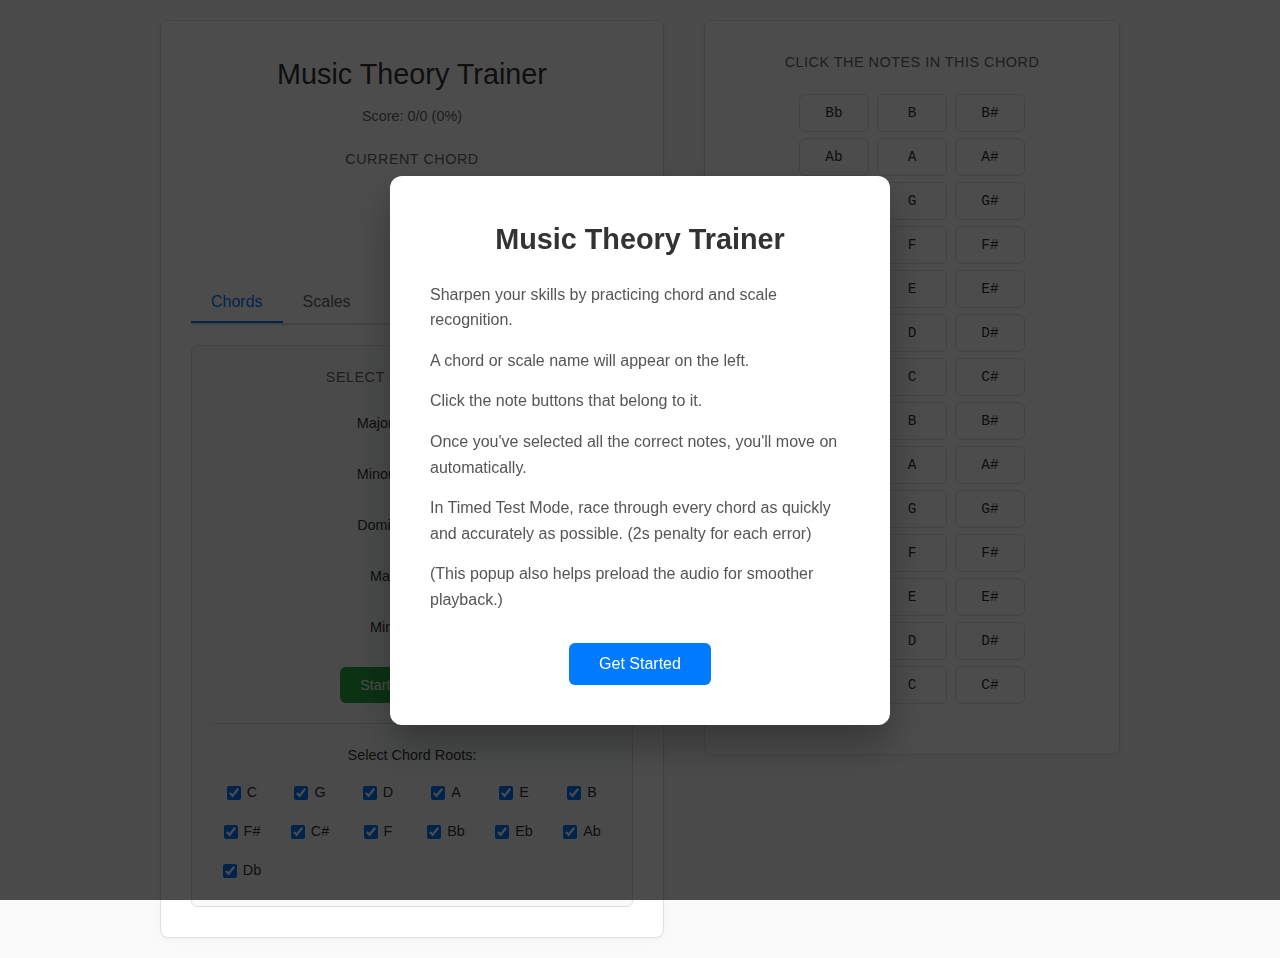
<file: music/index.html>
<!DOCTYPE html>
<html lang="en">

<head>
  <meta charset="UTF-8" />
  <link rel="icon" type="image/svg+xml" href="/vite.svg" />
  <meta name="viewport" content="width=device-width, initial-scale=1.0" />
  <title>Music Theory Trainer</title>
  <script type="module" crossorigin src="assets/index-015a0b98.js"></script>
  <link rel="stylesheet" href="assets/index-06ded1db.css">
</head>

<body>
  <div id="root"></div>

</body>

</html>
</file>
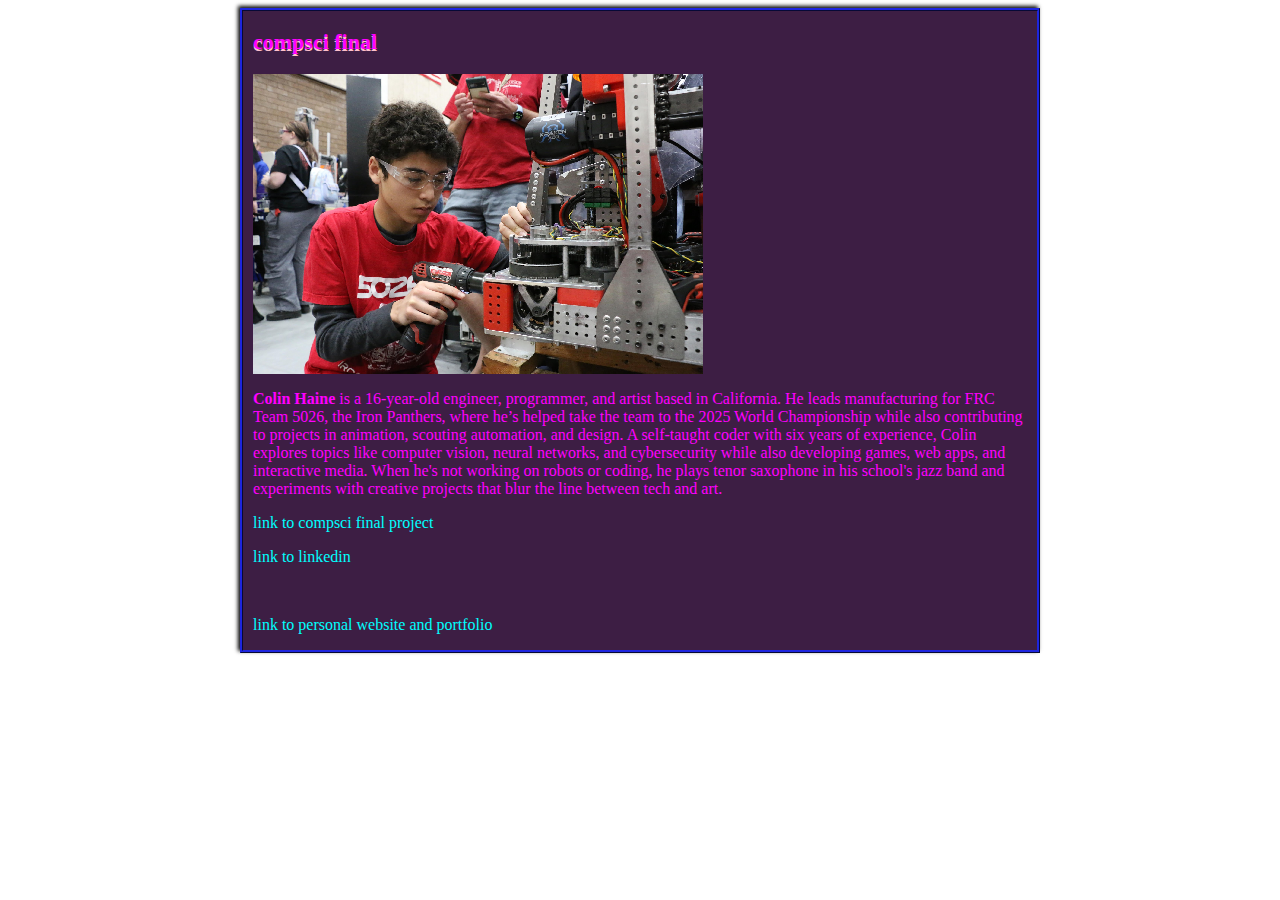
<file: compsci.html>
<html lang="en">

<head>
    <meta charset="UTF-8">
    <meta name="viewport" content="width=device-width, initial-scale=1.0">
    <title>colin's site!</title>
    <link rel="stylesheet" href="styles.css">
</head>

<body>
    <div class="container">
        <div class="box">
            <h2>compsci final</h2>
            <img src="me.JPG" height="300px">
            <p><b>Colin Haine</b> is a 16-year-old engineer, programmer, and artist based in California. He
                leads manufacturing for FRC Team 5026, the Iron Panthers, where he’s helped take the team to the 2025
                World Championship while also contributing to projects in animation, scouting automation, and design. A
                self-taught coder with six years of experience, Colin explores topics like computer vision, neural
                networks, and cybersecurity while also developing games, web apps, and interactive media. When he's not
                working on robots or coding, he plays tenor saxophone in his school's jazz band and experiments with
                creative projects that blur the line between tech and art.
            </p>
            <p><a
                    href="https://docs.google.com/document/d/1Ym-z13vhIezSNCVMHOJRQiWjrPTUZnj39oGzD4IKXhs/edit?usp=sharing">link
                    to compsci final project</a></p>
            <p><a href="https://www.linkedin.com/in/colin-haine-914047367/">link to linkedin</a></p>
            <br>
            <p><a href="https://tinyelephant56.github.io/">link to personal website and portfolio</a></p>
        </div>
</body>
</file>
<file: music/assets/index-06ded1db.css>
*{margin:0;padding:0;box-sizing:border-box}body{font-family:-apple-system,BlinkMacSystemFont,Segoe UI,Roboto,sans-serif;background:#fafafa;color:#333;line-height:1.6}.app{min-height:100vh;padding:20px;max-width:1000px;margin:0 auto}.main{display:grid;grid-template-columns:1fr 1fr;gap:40px;align-items:start}.chord-display{background:white;padding:30px;border-radius:8px;text-align:center;border:1px solid #e0e0e0;box-shadow:0 2px 8px #0000000a}.chord-display h1{font-size:1.8rem;font-weight:300;color:#333;margin-bottom:8px}.chord-display .score{font-size:.9rem;color:#666;font-weight:400;margin-bottom:20px}.chord-display h2{font-size:.9rem;font-weight:400;margin-bottom:15px;color:#666;text-transform:uppercase;letter-spacing:.5px}.chord-name{font-size:3rem;font-weight:200;color:#333;font-family:SF Mono,Monaco,Cascadia Code,monospace}.chord-types{margin-top:20px;padding:20px;background:#f8f9fa;border-radius:6px;border:1px solid #e0e0e0}.chord-types h3{font-size:.9rem;font-weight:400;margin-bottom:15px;text-align:center;color:#666;text-transform:uppercase;letter-spacing:.5px}.chord-type-checkboxes{display:flex;flex-direction:column;gap:12px;align-items:center}.chord-type-checkboxes label{display:flex;align-items:center;gap:8px;font-size:.9rem;color:#333;cursor:pointer;padding:8px 12px;border-radius:4px;transition:background-color .15s ease}.chord-type-checkboxes label:hover{background:rgba(0,0,0,.05)}.chord-type-checkboxes input[type=checkbox]{width:16px;height:16px;cursor:pointer}.notes-section{background:white;padding:30px;border-radius:8px;border:1px solid #e0e0e0;box-shadow:0 2px 8px #0000000a}.notes-section h3{font-size:.9rem;font-weight:400;margin-bottom:20px;text-align:center;color:#666;text-transform:uppercase;letter-spacing:.5px}.notes-grid{display:flex;justify-content:center;margin-bottom:20px}.button-layout{display:flex;flex-direction:column;gap:6px;align-items:center}.note-btn{padding:10px 20px;font-size:.9rem;font-weight:400;border:1px solid #e0e0e0;border-radius:6px;cursor:pointer;transition:all .15s ease;min-width:70px;background:white;color:#333;font-family:SF Mono,Monaco,Cascadia Code,monospace}.note-btn:hover:not(:disabled){background:#f8f9fa;border-color:#d0d0d0}.note-btn:active:not(:disabled){transform:translateY(1px)}.note-btn:disabled{cursor:not-allowed;opacity:.7}.note-btn.correct{border-color:#34c759;background:#34C759;color:#fff}.note-btn.incorrect{border-color:#ff3b30;background:#FF3B30;color:#fff}.note-btn.enharmonic{border-color:gold;background:#FFD700;color:#333}.selected-info{text-align:center;padding:20px;background:#f8f9fa;border-radius:6px;border:1px solid #e0e0e0}.selected-info p{margin-bottom:8px;font-size:.9rem;color:#666}.feedback{font-weight:500;font-size:.9rem;padding:12px;border-radius:6px;background:white;border:1px solid #e0e0e0}.tab-container{margin-top:20px}.tabs{display:flex;border-bottom:2px solid #e0e0e0;margin-bottom:20px}.tab{background:none;border:none;padding:10px 20px;font-size:16px;cursor:pointer;color:#666;border-bottom:2px solid transparent;transition:all .3s ease}.tab:hover{color:#333}.tab.active{color:#007bff;border-bottom-color:#007bff}.scale-types{margin-top:20px;padding:20px;background:#f8f9fa;border-radius:6px;border:1px solid #e0e0e0}.scale-types h3{font-size:.9rem;font-weight:400;margin-bottom:15px;text-align:center;color:#666;text-transform:uppercase;letter-spacing:.5px}.scale-type-checkboxes{display:flex;flex-direction:column;gap:12px;align-items:center}.scale-type-checkboxes label{display:flex;align-items:center;gap:8px;font-size:.9rem;color:#333;cursor:pointer;padding:8px 12px;border-radius:4px;transition:background-color .15s ease}.scale-type-checkboxes label:hover{background:rgba(0,0,0,.05)}.scale-type-checkboxes input[type=checkbox]{width:16px;height:16px;cursor:pointer}.timed-test-section{margin-top:20px;text-align:center}.start-timed-test-btn{background:#28a745;color:#fff;border:none;padding:10px 20px;border-radius:6px;font-size:.9rem;cursor:pointer;transition:background-color .15s ease}.start-timed-test-btn:hover:not(:disabled){background:#218838}.start-timed-test-btn:disabled{background:#6c757d;cursor:not-allowed}.stopwatch-display{display:flex;justify-content:space-between;align-items:center;margin:15px 0;padding:12px 20px;background:#f8f9fa;border-radius:6px;border:1px solid #e0e0e0}.stopwatch{font-size:1.1rem;font-weight:600;color:#28a745;font-family:SF Mono,Monaco,Cascadia Code,monospace}.progress-info{font-size:.9rem;color:#666}.root-selection{margin-top:20px;padding-top:20px;border-top:1px solid #e0e0e0}.root-selection h4{font-size:.9rem;font-weight:500;margin-bottom:10px;color:#333;text-align:center}.root-checkboxes{display:grid;grid-template-columns:repeat(auto-fit,minmax(60px,1fr));gap:8px;max-width:400px;margin:0 auto}.root-checkboxes label{display:flex;align-items:center;gap:6px;font-size:.9rem;color:#333;cursor:pointer;padding:4px 6px;border-radius:4px;transition:background-color .15s ease;justify-content:center}.root-checkboxes label:hover{background:rgba(0,0,0,.05)}.root-checkboxes input[type=checkbox]{width:14px;height:14px;cursor:pointer}.current-item{margin-top:15px}.current-item h4{font-size:.9rem;font-weight:500;margin-bottom:10px;color:#333}.current-chord-name{font-size:2rem;font-weight:200;color:#333;font-family:SF Mono,Monaco,Cascadia Code,monospace}.time-input,.score-input{width:80px;padding:5px 8px;border:1px solid #ddd;border-radius:4px;font-size:.9rem}.start-timed-test{background:#007bff;color:#fff;border:none;padding:12px 24px;border-radius:6px;font-size:.9rem;cursor:pointer;transition:background-color .15s ease}.start-timed-test:hover{background:#0056b3}.settings{margin-top:20px;padding:20px;background:#f8f9fa;border-radius:6px;border:1px solid #e0e0e0}.settings h3{font-size:.9rem;font-weight:400;margin-bottom:15px;text-align:center;color:#666;text-transform:uppercase;letter-spacing:.5px}.settings-content{display:flex;flex-direction:column;gap:20px}.setting-group{border-bottom:1px solid #e0e0e0;padding-bottom:15px}.setting-group:last-child{border-bottom:none;padding-bottom:0}.setting-group h4{font-size:.9rem;font-weight:500;margin-bottom:10px;color:#333}.setting-group label{display:flex;align-items:center;gap:8px;font-size:.9rem;color:#333;cursor:pointer;padding:5px 0}.setting-group input[type=checkbox]{width:16px;height:16px;cursor:pointer}.volume-slider{width:100px;margin-left:10px}.volume-value{margin-left:10px;font-size:.9rem;color:#666;min-width:30px}.size-select{margin-left:10px;padding:3px 6px;border:1px solid #ddd;border-radius:4px;font-size:.9rem}@media (max-width: 768px){.main{grid-template-columns:1fr;gap:30px}.chord-name{font-size:2.5rem}.note-btn{min-width:60px;padding:8px 16px}}@media (max-width: 480px){.app{padding:15px 10px}.chord-display,.notes-section{padding:20px 15px}.chord-display h1{font-size:1.6rem}.chord-name{font-size:2.2rem}}.dark-mode{background-color:#1a1a1a;color:#fff}.dark-mode .app{background-color:#1a1a1a}.dark-mode .main{background-color:#2d2d2d}.dark-mode .chord-display,.dark-mode .notes-section{background-color:#2d2d2d;border-color:#404040}.dark-mode .chord-name,.dark-mode .score,.dark-mode h1,.dark-mode h2,.dark-mode h3,.dark-mode h4{color:#fff}.dark-mode .chord-types,.dark-mode .scale-types,.dark-mode .settings{background-color:#404040;border-color:#555}.dark-mode .chord-types h3,.dark-mode .scale-types h3,.dark-mode .settings h3{color:#ccc}.dark-mode .chord-type-checkboxes label,.dark-mode .scale-type-checkboxes label,.dark-mode .setting-group label{color:#fff}.dark-mode .chord-type-checkboxes label:hover,.dark-mode .scale-type-checkboxes label:hover{background:rgba(255,255,255,.1)}.dark-mode .note-btn{background-color:#404040;border-color:#555;color:#fff}.dark-mode .note-btn:hover:not(:disabled){background-color:#505050;border-color:#666}.dark-mode .note-btn.correct{border-color:#34c759;background:#34C759;color:#fff}.dark-mode .note-btn.incorrect{border-color:#ff3b30;background:#FF3B30;color:#fff}.dark-mode .note-btn.enharmonic{border-color:gold;background:#FFD700;color:#333}.dark-mode .stopwatch-display{background-color:#404040;border-color:#555}.dark-mode .stopwatch{color:#28a745}.dark-mode .progress-info{color:#ccc}.dark-mode .root-selection{border-top-color:#555}.dark-mode .root-selection h4,.dark-mode .root-checkboxes label{color:#fff}.dark-mode .root-checkboxes label:hover{background:rgba(255,255,255,.1)}.dark-mode .tab{color:#ccc}.dark-mode .tab:hover{color:#fff}.dark-mode .tab.active{color:#007bff;border-bottom-color:#007bff}.dark-mode .tabs{border-bottom-color:#555}.modal-overlay{position:fixed;top:0;left:0;right:0;bottom:0;background-color:#000000b3;display:flex;justify-content:center;align-items:center;z-index:1000}.modal-content{background:white;padding:40px;border-radius:12px;max-width:500px;width:90%;max-height:80vh;overflow-y:auto;box-shadow:0 20px 40px #0000004d;position:relative}.modal-content h2{margin:0 0 20px;color:#333;font-size:1.8rem;text-align:center;font-weight:600}.modal-text{margin-bottom:30px;line-height:1.6}.modal-text p{margin:0 0 15px;color:#555;font-size:1rem}.modal-text p:last-child{margin-bottom:0}.modal-accept-btn{background:#007bff;color:#fff;border:none;padding:12px 30px;border-radius:6px;font-size:1rem;font-weight:500;cursor:pointer;transition:background-color .2s ease;display:block;margin:0 auto;min-width:120px}.modal-accept-btn:hover{background:#0056b3}.modal-accept-btn:active{transform:translateY(1px)}.dark-mode .modal-content{background:#2d2d2d;color:#fff}.dark-mode .modal-content h2{color:#fff}.dark-mode .modal-text p{color:#ccc}.dark-mode .modal-accept-btn{background:#007bff}.dark-mode .modal-accept-btn:hover{background:#0056b3}body{margin:0;font-family:-apple-system,BlinkMacSystemFont,Segoe UI,Roboto,Oxygen,Ubuntu,Cantarell,Fira Sans,Droid Sans,Helvetica Neue,sans-serif;-webkit-font-smoothing:antialiased;-moz-osx-font-smoothing:grayscale}code{font-family:source-code-pro,Menlo,Monaco,Consolas,Courier New,monospace}
</file>
<file: styles.css>
body {
    /* background-image: url(https://foolsparadise.neocities.org/graphics/ejgdijdfh.png); */
    background-image: url(https://webpage-1990-colourised.neocities.org/graphics/backgrounds/space.gif);
    /* background-image: url(https://pixelmoondust.neocities.org/backgrounds/stars3.gif); */
    image-rendering: pixelated;
}

.container {
    position: absolute;
    left: 50%;
    width: 800px;
    margin-left: -400px;
    display: flex;
    flex-direction: column;
    gap: 60px;

}

.title-window {
    margin: 0;
    padding: 10px;
    height: 100px;
    font-size: 20px;
    color: white;
}

.content-wrapper {
    display: flex;
    width: 100%;
    gap: 10px;
}

.box {
    border: 3px ridge #13178A;
    background-color: rgba(40, 5, 48, 0.9);
    position: relative;
    box-shadow: -2px -2px 4px black;
    padding-left: 10px;
    padding-right: 10px;
}

h2 {
    color: magenta;
    font-size: 22px;
    text-align: left;
    text-shadow: 0px 1.5px pink;
}

h3 {
    color: magenta;
    font-style: oblique;
    font-size: 22px;
    text-align: left;
}

p {
    color: magenta;
    font-size: 16px;
    /* text-shadow: 0px 1px pink; */
}

a {
    color: cyan;
    font-size: 16px;
    text-decoration: none;
}

a:hover {
    color: #007BFF;
}

nav ul {
    list-style: none;
    gap: 20px;
    padding: 0;
    margin: 0;
}

ul {
    padding-left: 16px;
    margin-bottom: 10px;
    color: magenta;
    font-size: 14px;
}

.intro-window {
    width: 60%;
    height: 380px;
}

.intro-side {
    width: 40%;
    display: flex;
    flex-direction: column;
    gap: 10px;
}

.contact-window {
    width: auto;
    margin-top: 50px;
    height: 46px;
}

.change-window {
    width: auto;
    height: 120px;
    overflow: auto;
}

.about-window {
    width: auto;
    height: 180px;
    overflow: auto;
}

.robotics {
    /* height: 300px; */
    width: 620px;
}

.programming-side {
    margin-top: 100px;
}

.prog-1 {
    width: 164px;
    margin-right: -10%;
}

.prog-2 {
    margin-top: 10px;
    width: 164px;
    margin-right: -10%;
}

.programming-wrapper {
    width: 600px;
    margin-left: auto;
    display: flex;
    flex-direction: column;
    gap: 10px
}


.games {
    height: 500px;
    overflow: scroll
}


.coding {
    height: 620px;
    overflow: scroll;
}

.video {
    height: 700px;
    overflow: scroll;
}

.aligned-block {
    display: flex;
    height: 100px;
    gap: 10px;
}

.aligned-block2 {
    display: flex;
    height: 150px;
    gap: 10px;
}

.painting-intro {
    width: 400px;
    height: 100px;
}

/* .paintings {
    height: 700px;
} */

.footer {
    text-align: center;
}
</file>
